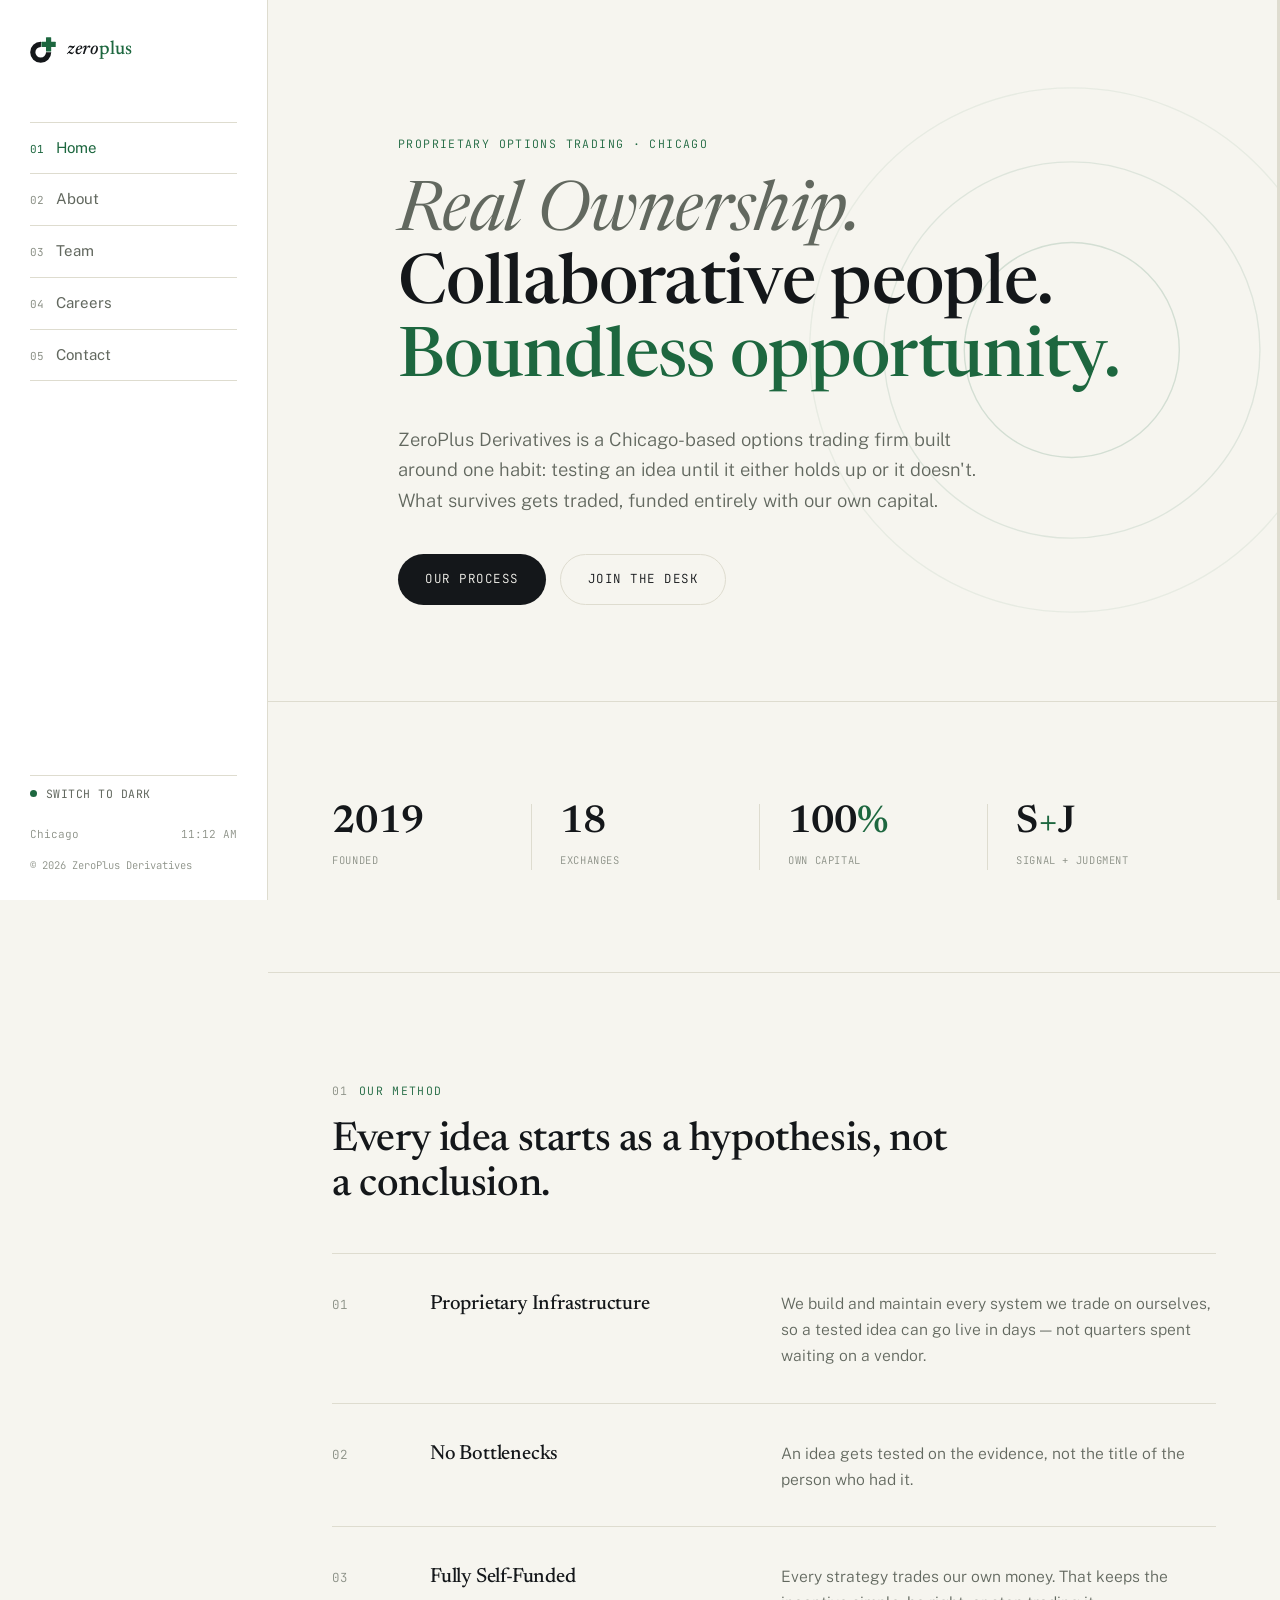
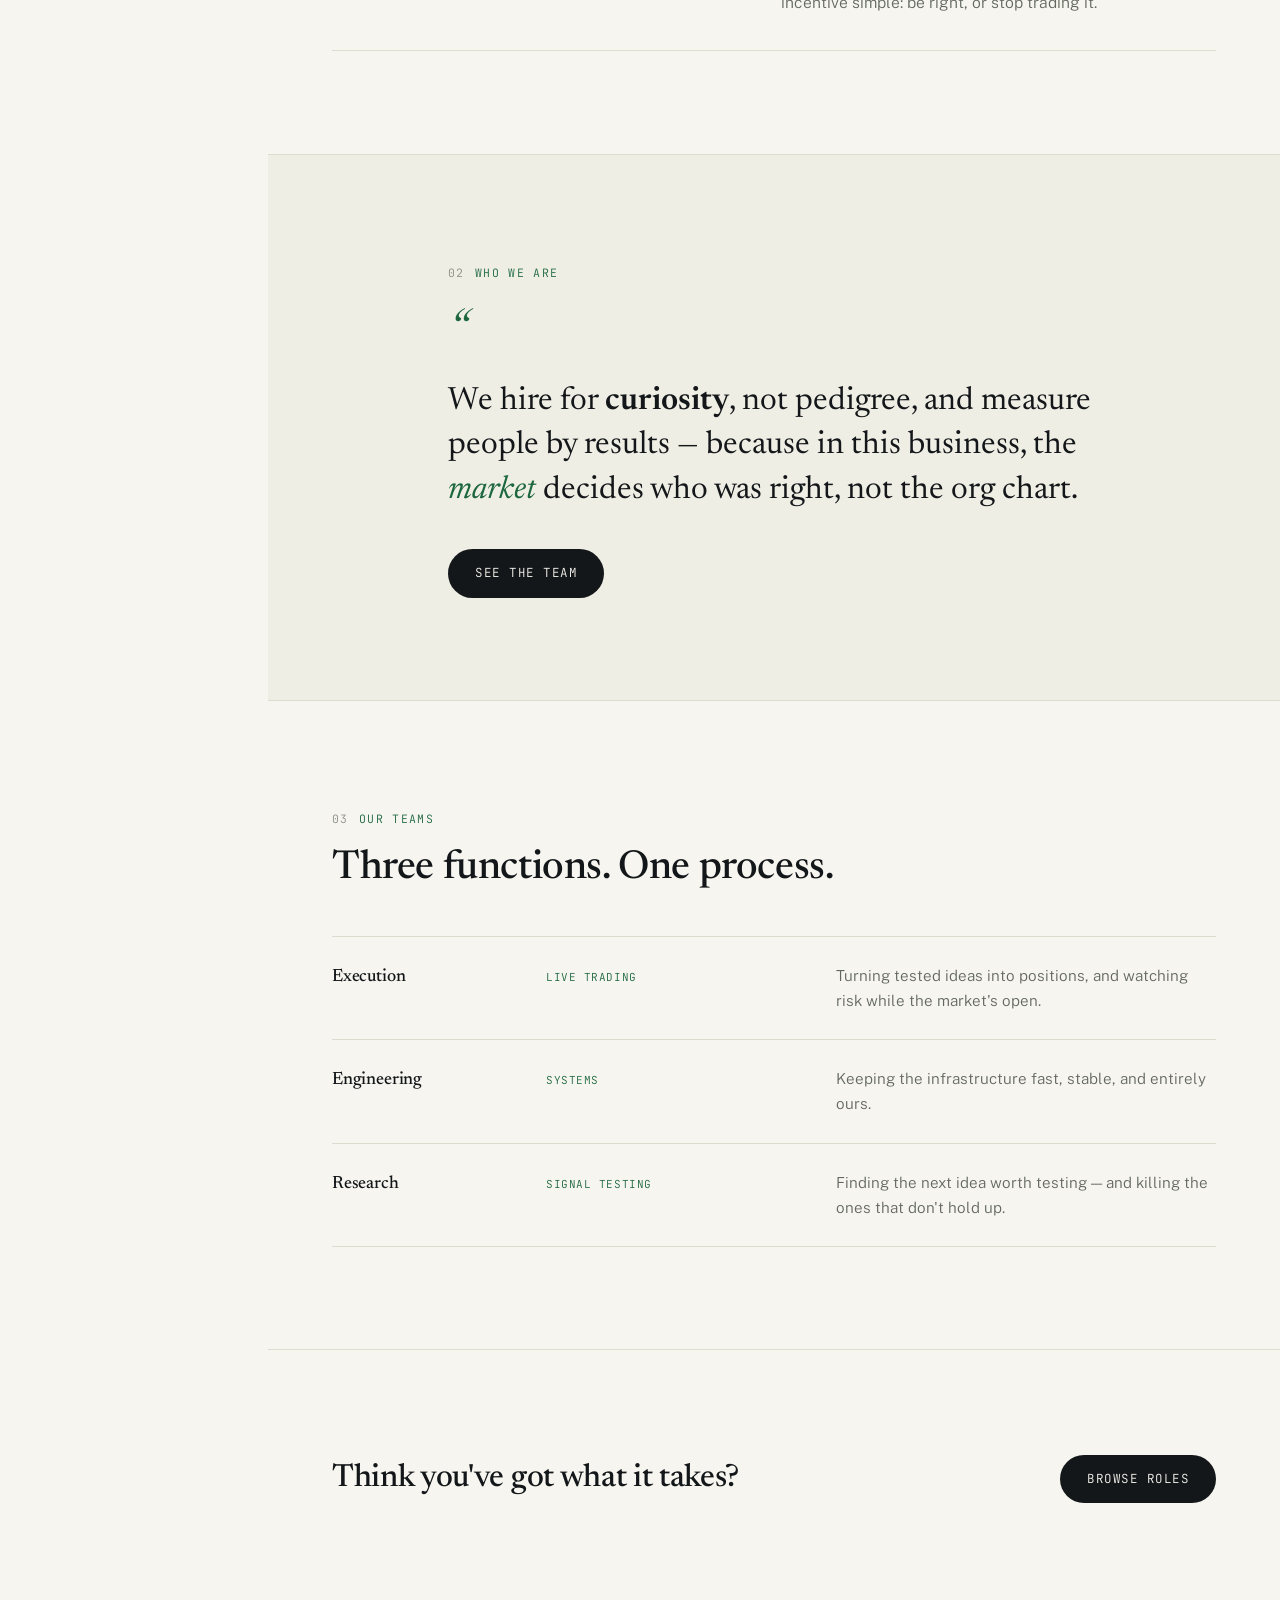
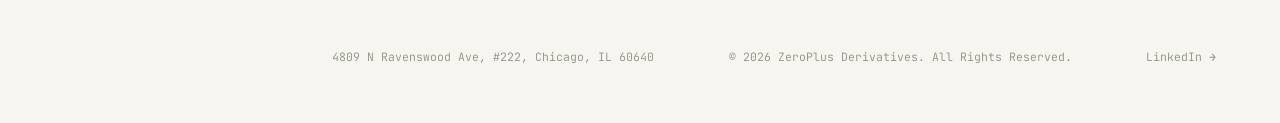
<file: index.html>
<!DOCTYPE html>
<html lang="en">
<head>
<meta charset="UTF-8">
<meta name="viewport" content="width=device-width, initial-scale=1.0">
<title>ZeroPlus Derivatives</title>
<meta name="description" content="ZeroPlus Derivatives is a Chicago-based options trading firm that tests every idea against the data before it trades a dollar of our own capital.">
<link rel="icon" href="assets/logo-mark.png">
<link rel="stylesheet" href="css/theme.css">
</head>
<body>

<div class="scroll-rail"><span></span></div>

<aside class="side-nav" aria-label="Primary">
  <a href="index.html" class="side-logo">
    <svg viewBox="0 0 100 100" xmlns="http://www.w3.org/2000/svg" aria-hidden="true">
      <circle cx="41.2" cy="58.5" r="30.5" fill="none" stroke-width="20" stroke-dasharray="143.73 47.91" style="stroke: var(--ink);"/>
      <g transform="translate(71.5 28.2)">
        <rect x="-10" y="-27.5" width="20" height="55" rx="2" style="fill: var(--accent);"/>
        <rect x="-27.5" y="-10" width="55" height="20" rx="2" style="fill: var(--accent);"/>
      </g>
    </svg>
    <span class="word">zero<span class="g">plus</span></span>
  </a>

  <button class="nav-toggle-mobile" aria-label="Toggle menu" aria-expanded="false">
    <svg width="16" height="12" viewBox="0 0 18 14" fill="none" xmlns="http://www.w3.org/2000/svg">
      <path d="M0 1H18M0 7H18M0 13H18" stroke="currentColor" stroke-width="1.5"/>
    </svg>
  </button>

  <ul class="side-list">
    <li><a href="index.html" class="is-active"><span class="idx">01</span> Home</a></li>
    <li><a href="about.html"><span class="idx">02</span> About</a></li>
    <li><a href="team.html"><span class="idx">03</span> Team</a></li>
    <li><a href="careers.html"><span class="idx">04</span> Careers</a></li>
    <li><a href="contact.html"><span class="idx">05</span> Contact</a></li>
  </ul>

  <div class="side-foot">
    <button class="theme-switch"><span class="dot"></span><span class="label">Switch to Dark</span></button>
    <div class="clock"><span>Chicago</span><span class="time">&mdash;:&mdash;</span></div>
    <div class="side-copy">&copy; 2026 ZeroPlus Derivatives</div>
  </div>
</aside>

<div class="main">
<main>

  <!-- HERO -->
  <section class="hero-block">
    <svg class="ripple-field" viewBox="0 0 400 400" aria-hidden="true">
      <circle class="r1" cx="200" cy="200" r="80"/>
      <circle class="r2" cx="200" cy="200" r="140"/>
      <circle class="r3" cx="200" cy="200" r="195"/>
    </svg>
    <div class="wrap">
      <span class="kicker">Proprietary Options Trading &middot; Chicago</span>
      <h1><em>Real Ownership.</em><br>Collaborative people.<br><span class="accent">Boundless opportunity.</span></h1>
      <p class="lede">ZeroPlus Derivatives is a Chicago-based options trading firm built around one habit: testing an idea until it either holds up or it doesn't. What survives gets traded, funded entirely with our own capital.</p>
      <div class="cta-row">
        <a href="about.html" class="btn btn-solid">Our process</a>
        <a href="careers.html" class="btn btn-line">Join the desk</a>
      </div>
    </div>
  </section>

  <!-- STATS -->
  <section class="block reveal">
    <div class="wrap-wide">
      <div class="stat-strip">
        <div class="stat"><div class="val">2019</div><div class="lbl">Founded</div></div>
        <div class="stat"><div class="val">18</div><div class="lbl">Exchanges</div></div>
        <div class="stat"><div class="val">100<span class="u">%</span></div><div class="lbl">Own Capital</div></div>
        <div class="stat"><div class="val">S<span class="u">+</span>J</div><div class="lbl">Signal + Judgment</div></div>
      </div>
    </div>
  </section>

  <!-- METHOD -->
  <section class="block reveal">
    <div class="wrap-wide">
      <div class="section-head">
        <span class="kicker"><span class="n">01</span> Our Method</span>
        <h2>Every idea starts as a hypothesis, not a conclusion.</h2>
      </div>
      <div class="index-list">
        <div class="index-row">
          <span class="idx">01</span>
          <h3>Proprietary Infrastructure</h3>
          <p>We build and maintain every system we trade on ourselves, so a tested idea can go live in days &mdash; not quarters spent waiting on a vendor.</p>
        </div>
        <div class="index-row">
          <span class="idx">02</span>
          <h3>No Bottlenecks</h3>
          <p>An idea gets tested on the evidence, not the title of the person who had it.</p>
        </div>
        <div class="index-row">
          <span class="idx">03</span>
          <h3>Fully Self-Funded</h3>
          <p>Every strategy trades our own money. That keeps the incentive simple: be right, or stop trading it.</p>
        </div>
      </div>
    </div>
  </section>

  <!-- STATEMENT -->
  <section class="block quote-block reveal">
    <div class="wrap">
      <span class="kicker"><span class="n">02</span> Who We Are</span>
      <span class="mark">&ldquo;</span>
      <blockquote>We hire for <strong>curiosity</strong>, not pedigree, and measure people by results &mdash; because in this business, the <span class="accent">market</span> decides who was right, not the org chart.</blockquote>
      <div class="cta-row">
        <a href="team.html" class="btn btn-solid">See the team</a>
      </div>
    </div>
  </section>

  <!-- TEAM PREVIEW -->
  <section class="block reveal">
    <div class="wrap-wide">
      <div class="section-head">
        <span class="kicker"><span class="n">03</span> Our Teams</span>
        <h2>Three functions. One process.</h2>
      </div>
      <div class="role-list">
        <div class="role-row">
          <h4>Execution</h4>
          <span class="tag">Live Trading</span>
          <p>Turning tested ideas into positions, and watching risk while the market's open.</p>
        </div>
        <div class="role-row">
          <h4>Engineering</h4>
          <span class="tag">Systems</span>
          <p>Keeping the infrastructure fast, stable, and entirely ours.</p>
        </div>
        <div class="role-row">
          <h4>Research</h4>
          <span class="tag">Signal Testing</span>
          <p>Finding the next idea worth testing &mdash; and killing the ones that don't hold up.</p>
        </div>
      </div>
    </div>
  </section>

  <!-- CTA -->
  <section class="block reveal">
    <div class="wrap-wide">
      <div class="cta-band">
        <h2>Think you've got what it takes?</h2>
        <a href="careers.html" class="btn btn-solid">Browse roles</a>
      </div>
    </div>
  </section>

  <footer class="site-foot">
    <div class="wrap-wide">
      <div class="row">
        <span>4809 N Ravenswood Ave, #222, Chicago, IL 60640</span>
        <span>&copy; 2026 ZeroPlus Derivatives. All Rights Reserved.</span>
        <a href="https://www.linkedin.com/company/zeroplus-derivatives-llc/" target="_blank" rel="noopener">LinkedIn &rarr;</a>
      </div>
    </div>
  </footer>

</main>
</div>

<script src="js/main.js"></script>
</body>
</html>
</file>
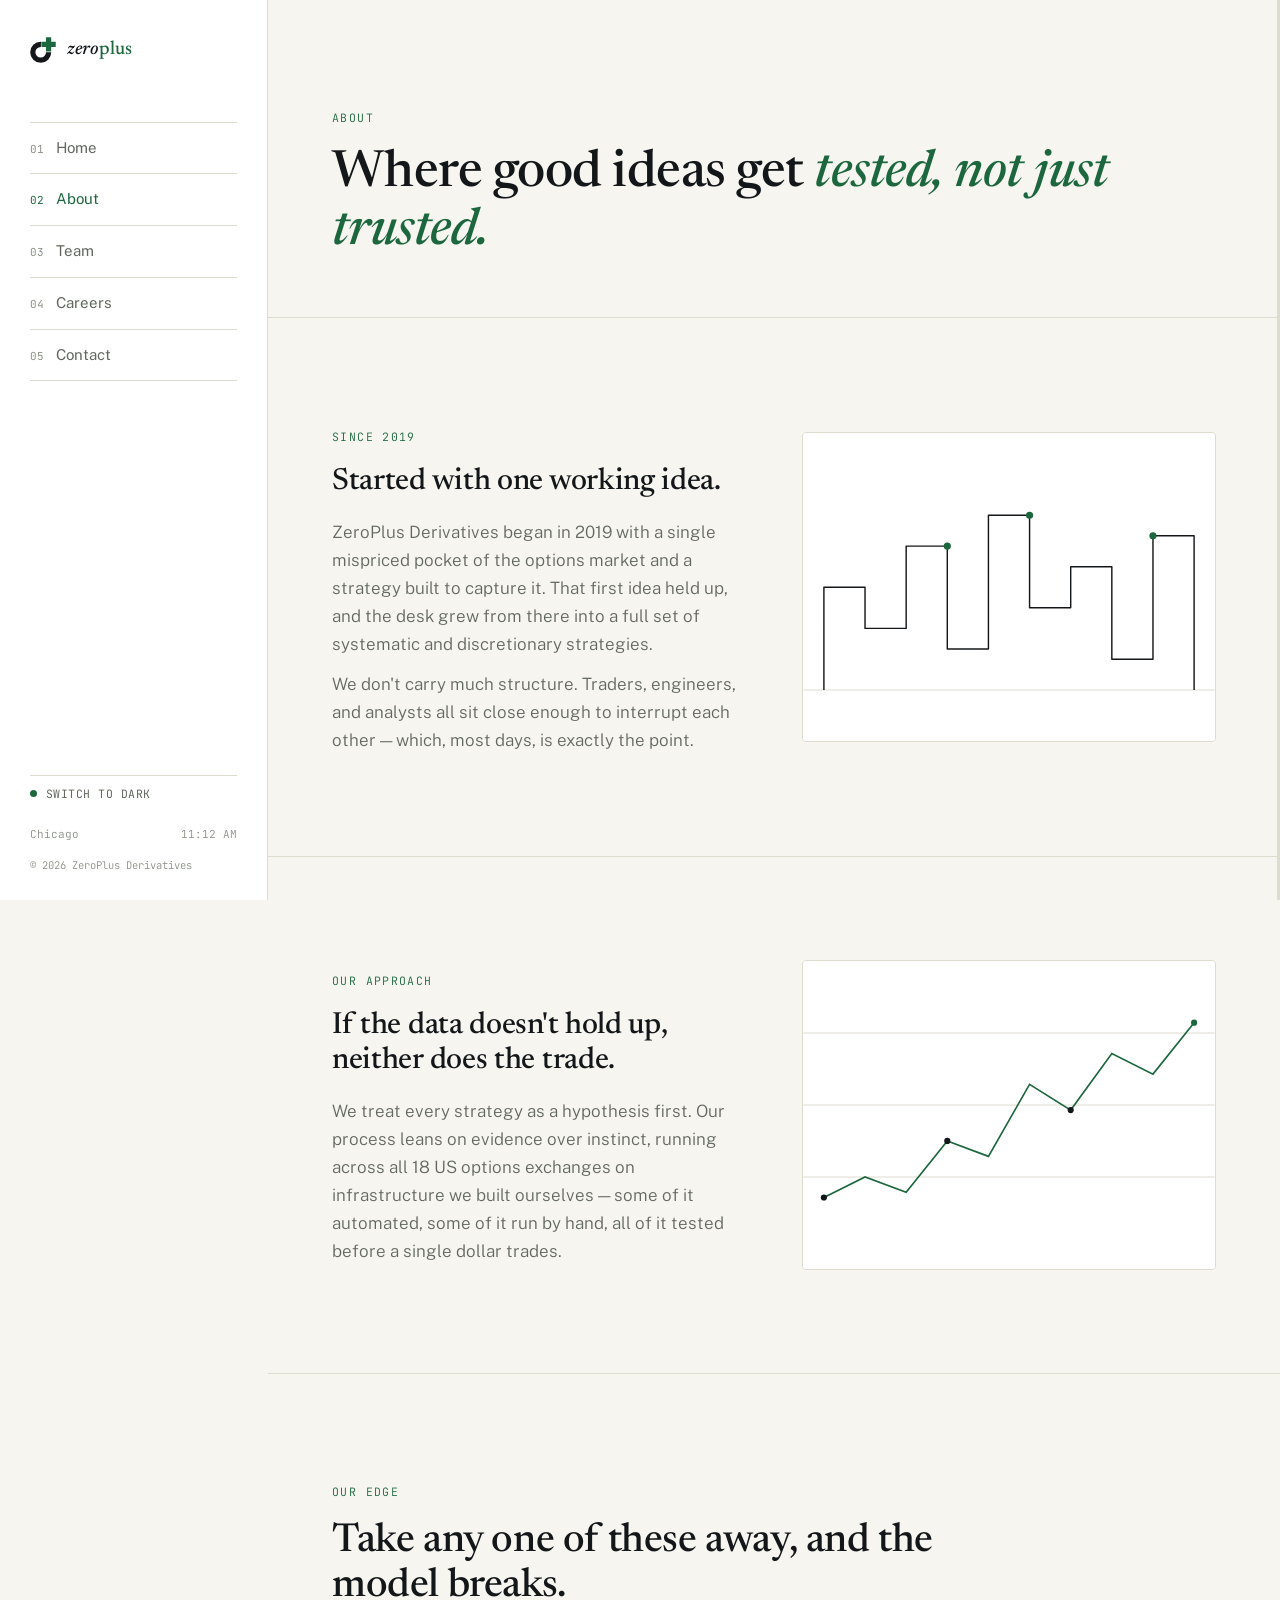
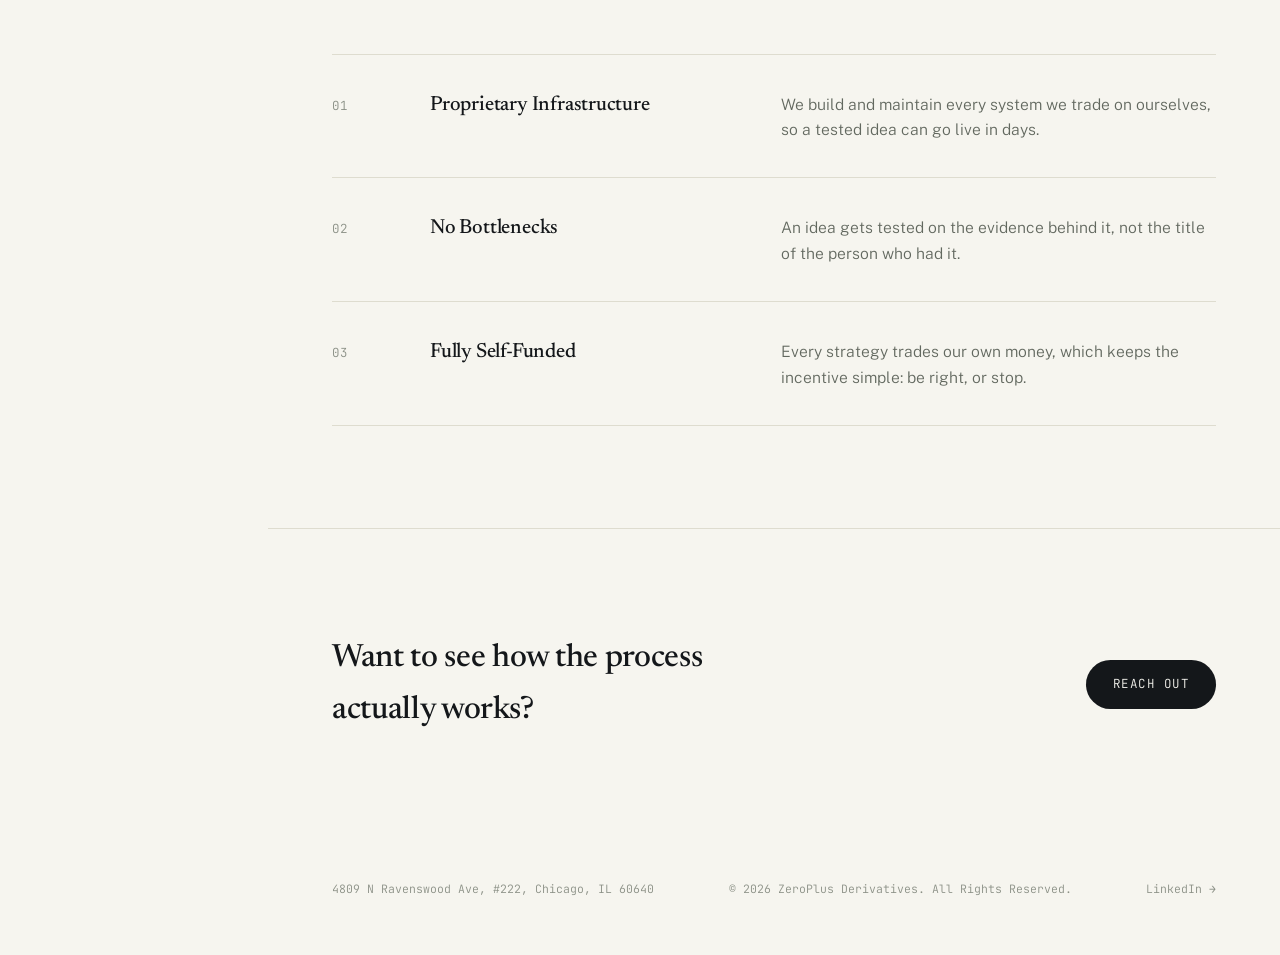
<file: about.html>
<!DOCTYPE html>
<html lang="en">
<head>
<meta charset="UTF-8">
<meta name="viewport" content="width=device-width, initial-scale=1.0">
<title>About &mdash; ZeroPlus Derivatives</title>
<meta name="description" content="ZeroPlus Derivatives has tested and traded options strategies across 18 US exchanges since 2019, on infrastructure we built and fund ourselves.">
<link rel="icon" href="assets/logo-mark.png">
<link rel="stylesheet" href="css/theme.css">
</head>
<body>

<div class="scroll-rail"><span></span></div>

<aside class="side-nav" aria-label="Primary">
  <a href="index.html" class="side-logo">
    <svg viewBox="0 0 100 100" xmlns="http://www.w3.org/2000/svg" aria-hidden="true">
      <circle cx="41.2" cy="58.5" r="30.5" fill="none" stroke-width="20" stroke-dasharray="143.73 47.91" style="stroke: var(--ink);"/>
      <g transform="translate(71.5 28.2)">
        <rect x="-10" y="-27.5" width="20" height="55" rx="2" style="fill: var(--accent);"/>
        <rect x="-27.5" y="-10" width="55" height="20" rx="2" style="fill: var(--accent);"/>
      </g>
    </svg>
    <span class="word">zero<span class="g">plus</span></span>
  </a>

  <button class="nav-toggle-mobile" aria-label="Toggle menu" aria-expanded="false">
    <svg width="16" height="12" viewBox="0 0 18 14" fill="none" xmlns="http://www.w3.org/2000/svg">
      <path d="M0 1H18M0 7H18M0 13H18" stroke="currentColor" stroke-width="1.5"/>
    </svg>
  </button>

  <ul class="side-list">
    <li><a href="index.html"><span class="idx">01</span> Home</a></li>
    <li><a href="about.html" class="is-active"><span class="idx">02</span> About</a></li>
    <li><a href="team.html"><span class="idx">03</span> Team</a></li>
    <li><a href="careers.html"><span class="idx">04</span> Careers</a></li>
    <li><a href="contact.html"><span class="idx">05</span> Contact</a></li>
  </ul>

  <div class="side-foot">
    <button class="theme-switch"><span class="dot"></span><span class="label">Switch to Dark</span></button>
    <div class="clock"><span>Chicago</span><span class="time">&mdash;:&mdash;</span></div>
    <div class="side-copy">&copy; 2026 ZeroPlus Derivatives</div>
  </div>
</aside>

<div class="main">
<main>

  <!-- PAGE INTRO -->
  <section class="block" style="padding-bottom: clamp(40px, 5vw, 56px);">
    <div class="wrap-wide">
      <span class="kicker">About</span>
      <h1 style="margin-top:16px; font-size: clamp(2rem, 4.2vw, 3.2rem); font-weight:500; line-height:1.12;">Where good ideas get <em style="font-style:italic; color: var(--accent);">tested, not just trusted.</em></h1>
    </div>
  </section>

  <!-- SINCE 2019 -->
  <section class="block reveal">
    <div class="wrap-wide">
      <div class="split">
        <div class="split-text">
          <span class="kicker">Since 2019</span>
          <h3 style="margin-top:16px;">Started with one working idea.</h3>
          <p>ZeroPlus Derivatives began in 2019 with a single mispriced pocket of the options market and a strategy built to capture it. That first idea held up, and the desk grew from there into a full set of systematic and discretionary strategies.</p>
          <p>We don't carry much structure. Traders, engineers, and analysts all sit close enough to interrupt each other &mdash; which, most days, is exactly the point.</p>
        </div>
        <div class="art-panel">
          <svg viewBox="0 0 400 300" aria-hidden="true">
            <rect width="400" height="300" style="fill: var(--surface);"/>
            <g style="stroke: var(--line);" stroke-width="1">
              <line x1="0" y1="250" x2="400" y2="250"/>
            </g>
            <polyline points="20,250 20,150 60,150 60,190 100,190 100,110 140,110 140,210 180,210 180,80 220,80 220,170 260,170 260,130 300,130 300,220 340,220 340,100 380,100 380,250"
              fill="none" style="stroke: var(--ink);" stroke-width="1.4" stroke-linejoin="round"/>
            <circle cx="140" cy="110" r="3.5" style="fill: var(--accent);"/>
            <circle cx="220" cy="80" r="3.5" style="fill: var(--accent);"/>
            <circle cx="340" cy="100" r="3.5" style="fill: var(--accent);"/>
          </svg>
        </div>
      </div>
    </div>
  </section>

  <!-- OUR APPROACH -->
  <section class="block reveal">
    <div class="wrap-wide">
      <div class="split reverse">
        <div class="art-panel">
          <svg viewBox="0 0 400 300" aria-hidden="true">
            <rect width="400" height="300" style="fill: var(--surface);"/>
            <g style="stroke: var(--line);" stroke-width="1">
              <line x1="0" y1="70" x2="400" y2="70"/>
              <line x1="0" y1="140" x2="400" y2="140"/>
              <line x1="0" y1="210" x2="400" y2="210"/>
            </g>
            <polyline points="20,230 60,210 100,225 140,175 180,190 220,120 260,145 300,90 340,110 380,60"
              fill="none" style="stroke: var(--accent);" stroke-width="1.6"/>
            <circle cx="20" cy="230" r="3" style="fill: var(--ink);"/>
            <circle cx="140" cy="175" r="3" style="fill: var(--ink);"/>
            <circle cx="260" cy="145" r="3" style="fill: var(--ink);"/>
            <circle cx="380" cy="60" r="3" style="fill: var(--accent);"/>
          </svg>
        </div>
        <div class="split-text">
          <span class="kicker">Our Approach</span>
          <h3 style="margin-top:16px;">If the data doesn't hold up, neither does the trade.</h3>
          <p>We treat every strategy as a hypothesis first. Our process leans on evidence over instinct, running across all 18 US options exchanges on infrastructure we built ourselves &mdash; some of it automated, some of it run by hand, all of it tested before a single dollar trades.</p>
        </div>
      </div>
    </div>
  </section>

  <!-- OUR EDGE -->
  <section class="block reveal">
    <div class="wrap-wide">
      <div class="section-head">
        <span class="kicker">Our Edge</span>
        <h2>Take any one of these away, and the model breaks.</h2>
      </div>
      <div class="index-list">
        <div class="index-row">
          <span class="idx">01</span>
          <h3>Proprietary Infrastructure</h3>
          <p>We build and maintain every system we trade on ourselves, so a tested idea can go live in days.</p>
        </div>
        <div class="index-row">
          <span class="idx">02</span>
          <h3>No Bottlenecks</h3>
          <p>An idea gets tested on the evidence behind it, not the title of the person who had it.</p>
        </div>
        <div class="index-row">
          <span class="idx">03</span>
          <h3>Fully Self-Funded</h3>
          <p>Every strategy trades our own money, which keeps the incentive simple: be right, or stop.</p>
        </div>
      </div>
    </div>
  </section>

  <!-- CTA -->
  <section class="block reveal">
    <div class="wrap-wide">
      <div class="cta-band">
        <h2>Want to see how the process actually works?</h2>
        <a href="contact.html" class="btn btn-solid">Reach out</a>
      </div>
    </div>
  </section>

  <footer class="site-foot">
    <div class="wrap-wide">
      <div class="row">
        <span>4809 N Ravenswood Ave, #222, Chicago, IL 60640</span>
        <span>&copy; 2026 ZeroPlus Derivatives. All Rights Reserved.</span>
        <a href="https://www.linkedin.com/company/zeroplus-derivatives-llc/" target="_blank" rel="noopener">LinkedIn &rarr;</a>
      </div>
    </div>
  </footer>

</main>
</div>

<script src="js/main.js"></script>
</body>
</html>
</file>
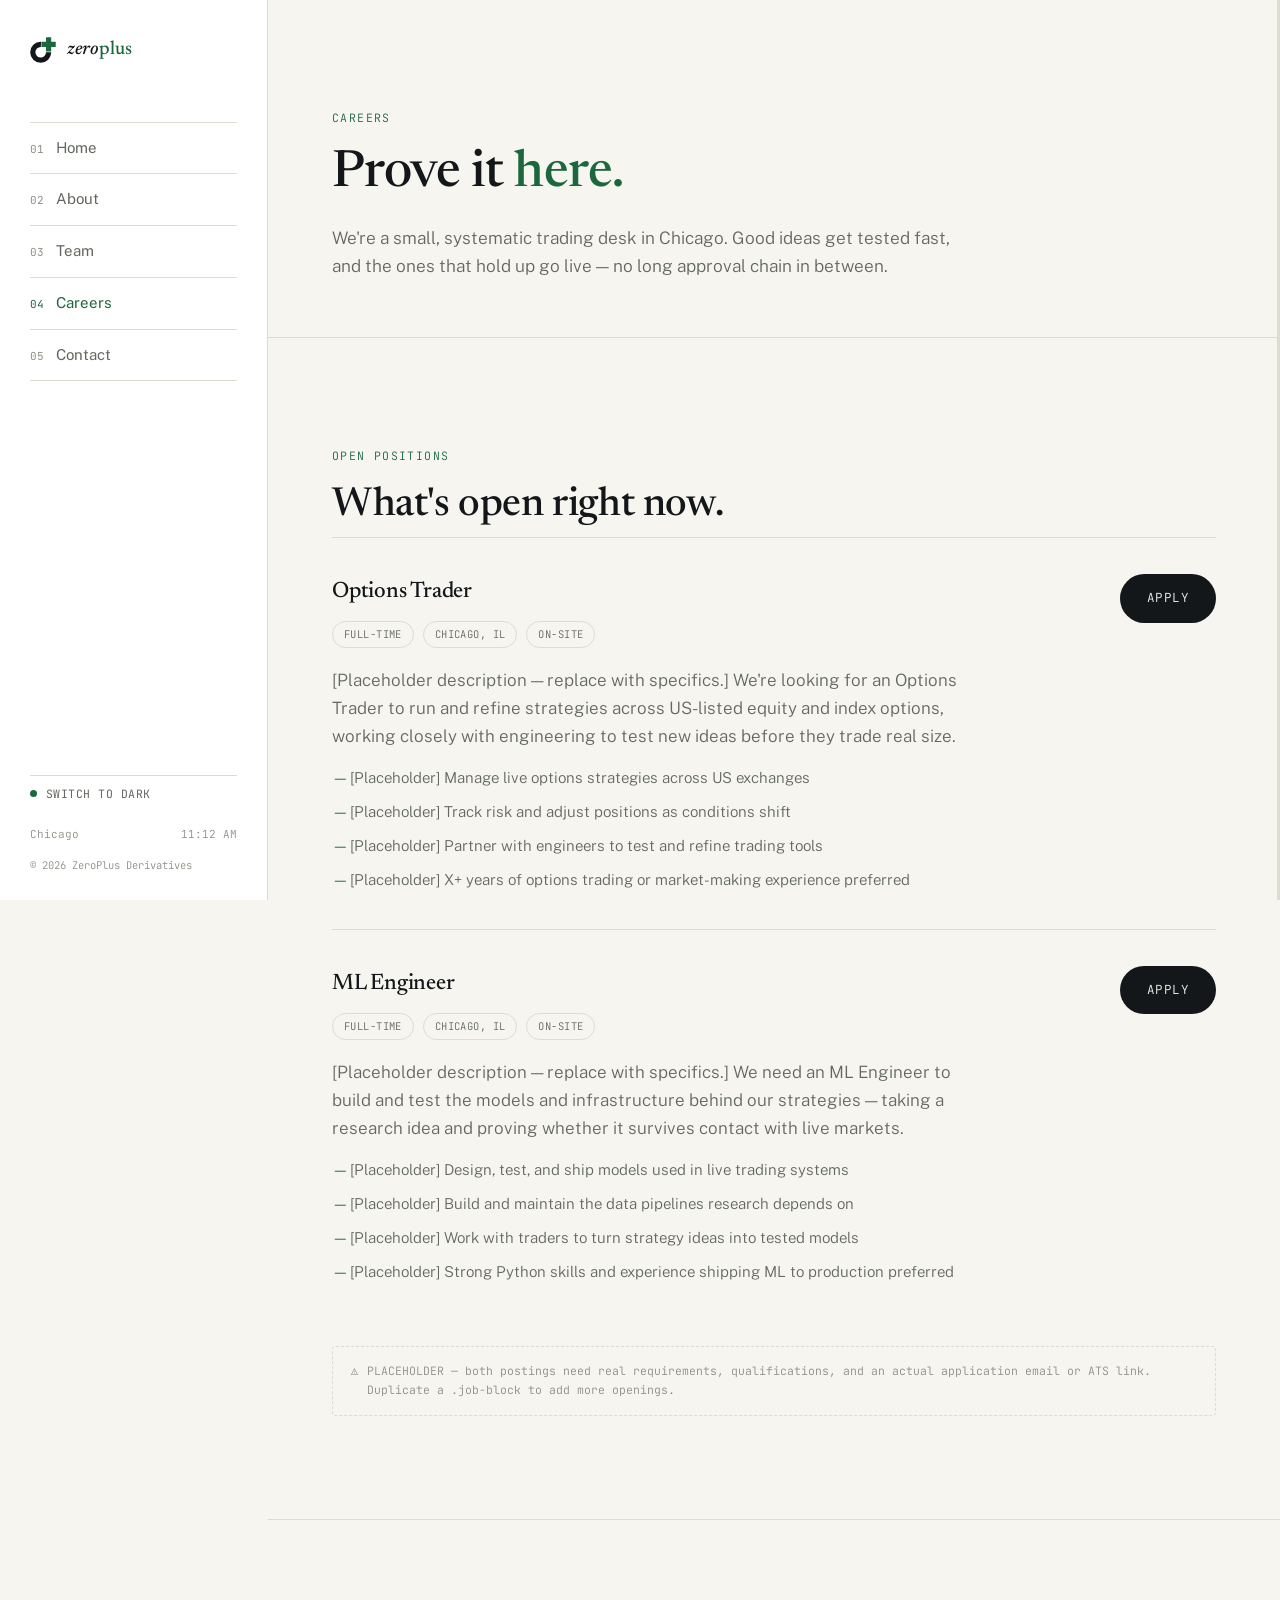
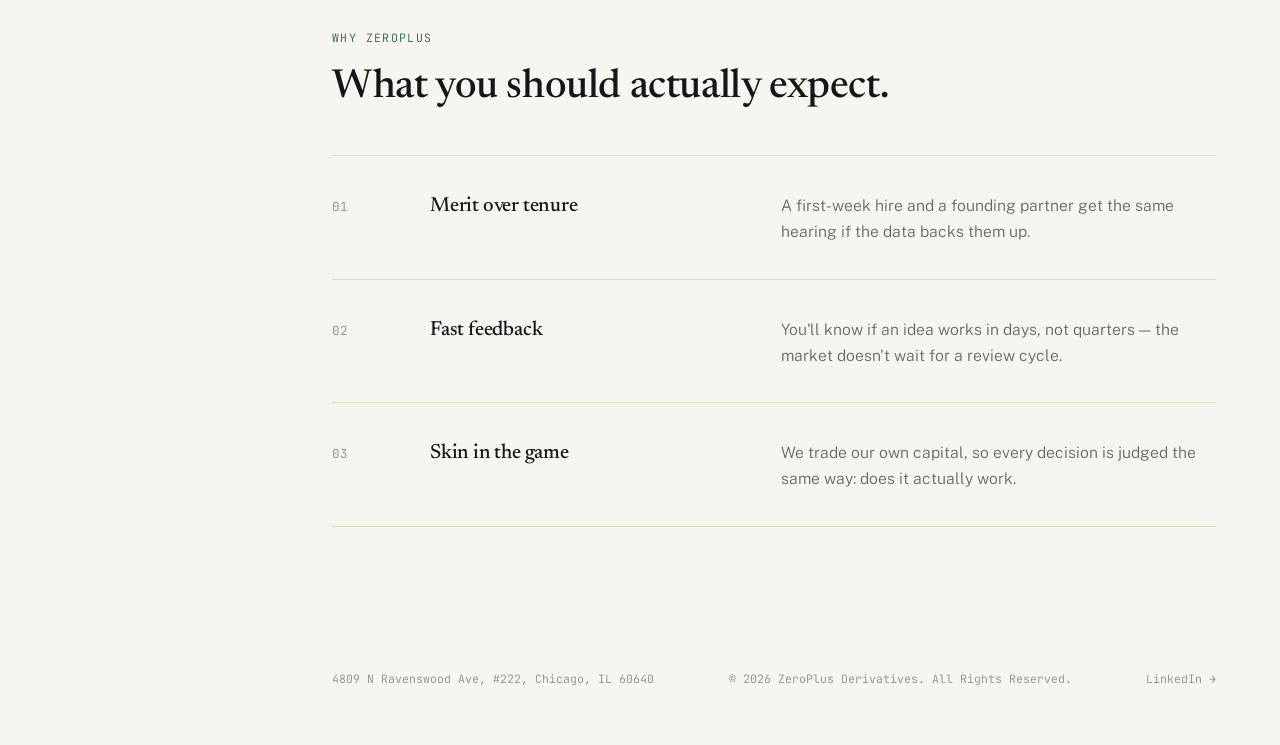
<file: careers.html>
<!DOCTYPE html>
<html lang="en">
<head>
<meta charset="UTF-8">
<meta name="viewport" content="width=device-width, initial-scale=1.0">
<title>Careers &mdash; ZeroPlus Derivatives</title>
<meta name="description" content="ZeroPlus Derivatives is hiring a trader and an engineer in Chicago &mdash; a small desk where tested ideas go live fast, not slow.">
<link rel="icon" href="assets/logo-mark.png">
<link rel="stylesheet" href="css/theme.css">
</head>
<body>

<div class="scroll-rail"><span></span></div>

<aside class="side-nav" aria-label="Primary">
  <a href="index.html" class="side-logo">
    <svg viewBox="0 0 100 100" xmlns="http://www.w3.org/2000/svg" aria-hidden="true">
      <circle cx="41.2" cy="58.5" r="30.5" fill="none" stroke-width="20" stroke-dasharray="143.73 47.91" style="stroke: var(--ink);"/>
      <g transform="translate(71.5 28.2)">
        <rect x="-10" y="-27.5" width="20" height="55" rx="2" style="fill: var(--accent);"/>
        <rect x="-27.5" y="-10" width="55" height="20" rx="2" style="fill: var(--accent);"/>
      </g>
    </svg>
    <span class="word">zero<span class="g">plus</span></span>
  </a>

  <button class="nav-toggle-mobile" aria-label="Toggle menu" aria-expanded="false">
    <svg width="16" height="12" viewBox="0 0 18 14" fill="none" xmlns="http://www.w3.org/2000/svg">
      <path d="M0 1H18M0 7H18M0 13H18" stroke="currentColor" stroke-width="1.5"/>
    </svg>
  </button>

  <ul class="side-list">
    <li><a href="index.html"><span class="idx">01</span> Home</a></li>
    <li><a href="about.html"><span class="idx">02</span> About</a></li>
    <li><a href="team.html"><span class="idx">03</span> Team</a></li>
    <li><a href="careers.html" class="is-active"><span class="idx">04</span> Careers</a></li>
    <li><a href="contact.html"><span class="idx">05</span> Contact</a></li>
  </ul>

  <div class="side-foot">
    <button class="theme-switch"><span class="dot"></span><span class="label">Switch to Dark</span></button>
    <div class="clock"><span>Chicago</span><span class="time">&mdash;:&mdash;</span></div>
    <div class="side-copy">&copy; 2026 ZeroPlus Derivatives</div>
  </div>
</aside>

<div class="main">
<main>

  <!-- PAGE INTRO -->
  <section class="block" style="padding-bottom: clamp(40px, 5vw, 56px);">
    <div class="wrap-wide">
      <span class="kicker">Careers</span>
      <h1 style="margin-top:16px; font-size: clamp(2rem, 4.2vw, 3.2rem); font-weight:500; line-height:1.12;">Prove it <span style="color: var(--accent);">here.</span></h1>
      <p style="margin-top:20px; color: var(--muted); font-size:1.08rem; max-width:62ch;">We're a small, systematic trading desk in Chicago. Good ideas get tested fast, and the ones that hold up go live &mdash; no long approval chain in between.</p>
    </div>
  </section>

  <!-- OPEN ROLES -->
  <section class="block reveal">
    <div class="wrap-wide">
      <div class="section-head" style="margin-bottom:8px;">
        <span class="kicker">Open Positions</span>
        <h2>What's open right now.</h2>
      </div>

      <div class="job-block">
        <div class="job-top">
          <div>
            <h3>Options Trader</h3>
            <div class="job-tags"><span>Full-Time</span><span>Chicago, IL</span><span>On-Site</span></div>
          </div>
          <a href="mailto:careers@zeroplusderivatives.com?subject=Options%20Trader%20Application" class="btn btn-solid">Apply</a>
        </div>
        <p class="job-desc">[Placeholder description &mdash; replace with specifics.] We're looking for an Options Trader to run and refine strategies across US-listed equity and index options, working closely with engineering to test new ideas before they trade real size.</p>
        <ul>
          <li>[Placeholder] Manage live options strategies across US exchanges</li>
          <li>[Placeholder] Track risk and adjust positions as conditions shift</li>
          <li>[Placeholder] Partner with engineers to test and refine trading tools</li>
          <li>[Placeholder] X+ years of options trading or market-making experience preferred</li>
        </ul>
      </div>

      <div class="job-block">
        <div class="job-top">
          <div>
            <h3>ML Engineer</h3>
            <div class="job-tags"><span>Full-Time</span><span>Chicago, IL</span><span>On-Site</span></div>
          </div>
          <a href="mailto:careers@zeroplusderivatives.com?subject=ML%20Engineer%20Application" class="btn btn-solid">Apply</a>
        </div>
        <p class="job-desc">[Placeholder description &mdash; replace with specifics.] We need an ML Engineer to build and test the models and infrastructure behind our strategies &mdash; taking a research idea and proving whether it survives contact with live markets.</p>
        <ul>
          <li>[Placeholder] Design, test, and ship models used in live trading systems</li>
          <li>[Placeholder] Build and maintain the data pipelines research depends on</li>
          <li>[Placeholder] Work with traders to turn strategy ideas into tested models</li>
          <li>[Placeholder] Strong Python skills and experience shipping ML to production preferred</li>
        </ul>
      </div>

      <div class="note">
        <span>&#9888;</span>
        <span>PLACEHOLDER &mdash; both postings need real requirements, qualifications, and an actual application email or ATS link. Duplicate a .job-block to add more openings.</span>
      </div>
    </div>
  </section>

  <!-- WHY ZEROPLUS -->
  <section class="block reveal">
    <div class="wrap-wide">
      <div class="section-head">
        <span class="kicker">Why ZeroPlus</span>
        <h2>What you should actually expect.</h2>
      </div>
      <div class="index-list">
        <div class="index-row">
          <span class="idx">01</span>
          <h3>Merit over tenure</h3>
          <p>A first-week hire and a founding partner get the same hearing if the data backs them up.</p>
        </div>
        <div class="index-row">
          <span class="idx">02</span>
          <h3>Fast feedback</h3>
          <p>You'll know if an idea works in days, not quarters &mdash; the market doesn't wait for a review cycle.</p>
        </div>
        <div class="index-row">
          <span class="idx">03</span>
          <h3>Skin in the game</h3>
          <p>We trade our own capital, so every decision is judged the same way: does it actually work.</p>
        </div>
      </div>
    </div>
  </section>

  <footer class="site-foot">
    <div class="wrap-wide">
      <div class="row">
        <span>4809 N Ravenswood Ave, #222, Chicago, IL 60640</span>
        <span>&copy; 2026 ZeroPlus Derivatives. All Rights Reserved.</span>
        <a href="https://www.linkedin.com/company/zeroplus-derivatives-llc/" target="_blank" rel="noopener">LinkedIn &rarr;</a>
      </div>
    </div>
  </footer>

</main>
</div>

<script src="js/main.js"></script>
</body>
</html>
</file>
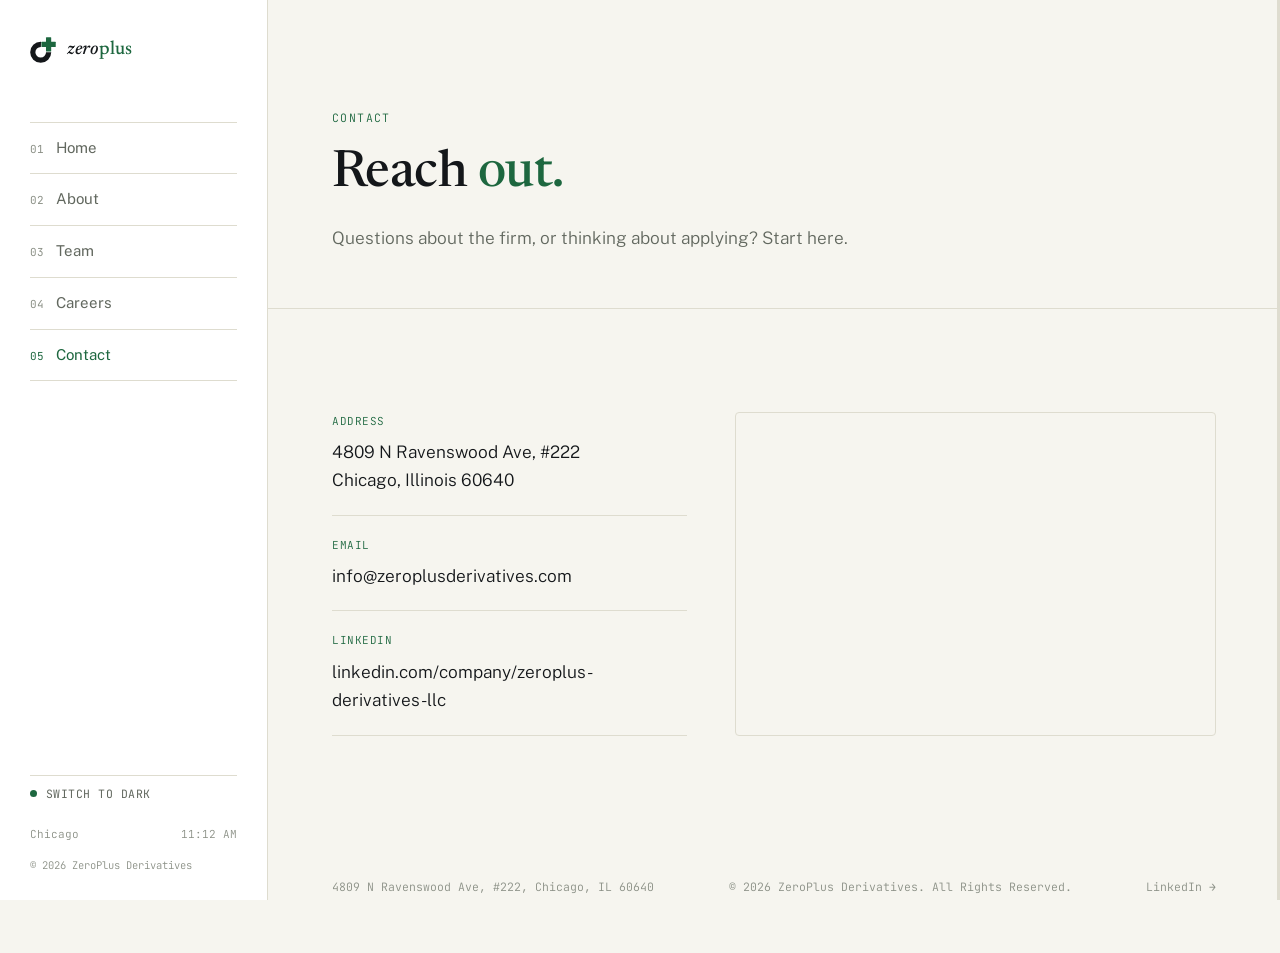
<file: contact.html>
<!DOCTYPE html>
<html lang="en">
<head>
<meta charset="UTF-8">
<meta name="viewport" content="width=device-width, initial-scale=1.0">
<title>Contact &mdash; ZeroPlus Derivatives</title>
<meta name="description" content="Reach ZeroPlus Derivatives in Chicago, Illinois &mdash; questions about the firm, or thinking about applying.">
<link rel="icon" href="assets/logo-mark.png">
<link rel="stylesheet" href="css/theme.css">
</head>
<body>

<div class="scroll-rail"><span></span></div>

<aside class="side-nav" aria-label="Primary">
  <a href="index.html" class="side-logo">
    <svg viewBox="0 0 100 100" xmlns="http://www.w3.org/2000/svg" aria-hidden="true">
      <circle cx="41.2" cy="58.5" r="30.5" fill="none" stroke-width="20" stroke-dasharray="143.73 47.91" style="stroke: var(--ink);"/>
      <g transform="translate(71.5 28.2)">
        <rect x="-10" y="-27.5" width="20" height="55" rx="2" style="fill: var(--accent);"/>
        <rect x="-27.5" y="-10" width="55" height="20" rx="2" style="fill: var(--accent);"/>
      </g>
    </svg>
    <span class="word">zero<span class="g">plus</span></span>
  </a>

  <button class="nav-toggle-mobile" aria-label="Toggle menu" aria-expanded="false">
    <svg width="16" height="12" viewBox="0 0 18 14" fill="none" xmlns="http://www.w3.org/2000/svg">
      <path d="M0 1H18M0 7H18M0 13H18" stroke="currentColor" stroke-width="1.5"/>
    </svg>
  </button>

  <ul class="side-list">
    <li><a href="index.html"><span class="idx">01</span> Home</a></li>
    <li><a href="about.html"><span class="idx">02</span> About</a></li>
    <li><a href="team.html"><span class="idx">03</span> Team</a></li>
    <li><a href="careers.html"><span class="idx">04</span> Careers</a></li>
    <li><a href="contact.html" class="is-active"><span class="idx">05</span> Contact</a></li>
  </ul>

  <div class="side-foot">
    <button class="theme-switch"><span class="dot"></span><span class="label">Switch to Dark</span></button>
    <div class="clock"><span>Chicago</span><span class="time">&mdash;:&mdash;</span></div>
    <div class="side-copy">&copy; 2026 ZeroPlus Derivatives</div>
  </div>
</aside>

<div class="main">
<main>

  <!-- PAGE INTRO -->
  <section class="block" style="padding-bottom: clamp(40px, 5vw, 56px);">
    <div class="wrap-wide">
      <span class="kicker">Contact</span>
      <h1 style="margin-top:16px; font-size: clamp(2rem, 4.2vw, 3.2rem); font-weight:500; line-height:1.12;">Reach <span style="color: var(--accent);">out.</span></h1>
      <p style="margin-top:20px; color: var(--muted); font-size:1.08rem; max-width:56ch;">Questions about the firm, or thinking about applying? Start here.</p>
    </div>
  </section>

  <section class="block reveal">
    <div class="wrap-wide">
      <div class="contact-cols">
        <div>
          <div class="contact-detail">
            <div class="lbl">Address</div>
            <div class="v">4809 N Ravenswood Ave, #222<br>Chicago, Illinois 60640</div>
          </div>
          <div class="contact-detail">
            <div class="lbl">Email</div>
            <a href="mailto:info@zeroplusderivatives.com" class="v" style="display:block;">info@zeroplusderivatives.com</a>
          </div>
          <div class="contact-detail">
            <div class="lbl">LinkedIn</div>
            <a href="https://www.linkedin.com/company/zeroplus-derivatives-llc/" target="_blank" rel="noopener" class="v" style="display:block;">linkedin.com/company/zeroplus-derivatives-llc</a>
          </div>
        </div>
        <div class="map-box">
          <iframe
            title="ZeroPlus Derivatives office location"
            src="https://www.openstreetmap.org/export/embed.html?bbox=-87.6737%2C41.9666%2C-87.6637%2C41.9726&layer=mapnik&marker=41.9696%2C-87.6687"
            loading="lazy">
          </iframe>
        </div>
      </div>
    </div>
  </section>

  <footer class="site-foot">
    <div class="wrap-wide">
      <div class="row">
        <span>4809 N Ravenswood Ave, #222, Chicago, IL 60640</span>
        <span>&copy; 2026 ZeroPlus Derivatives. All Rights Reserved.</span>
        <a href="https://www.linkedin.com/company/zeroplus-derivatives-llc/" target="_blank" rel="noopener">LinkedIn &rarr;</a>
      </div>
    </div>
  </footer>

</main>
</div>

<script src="js/main.js"></script>
</body>
</html>
</file>
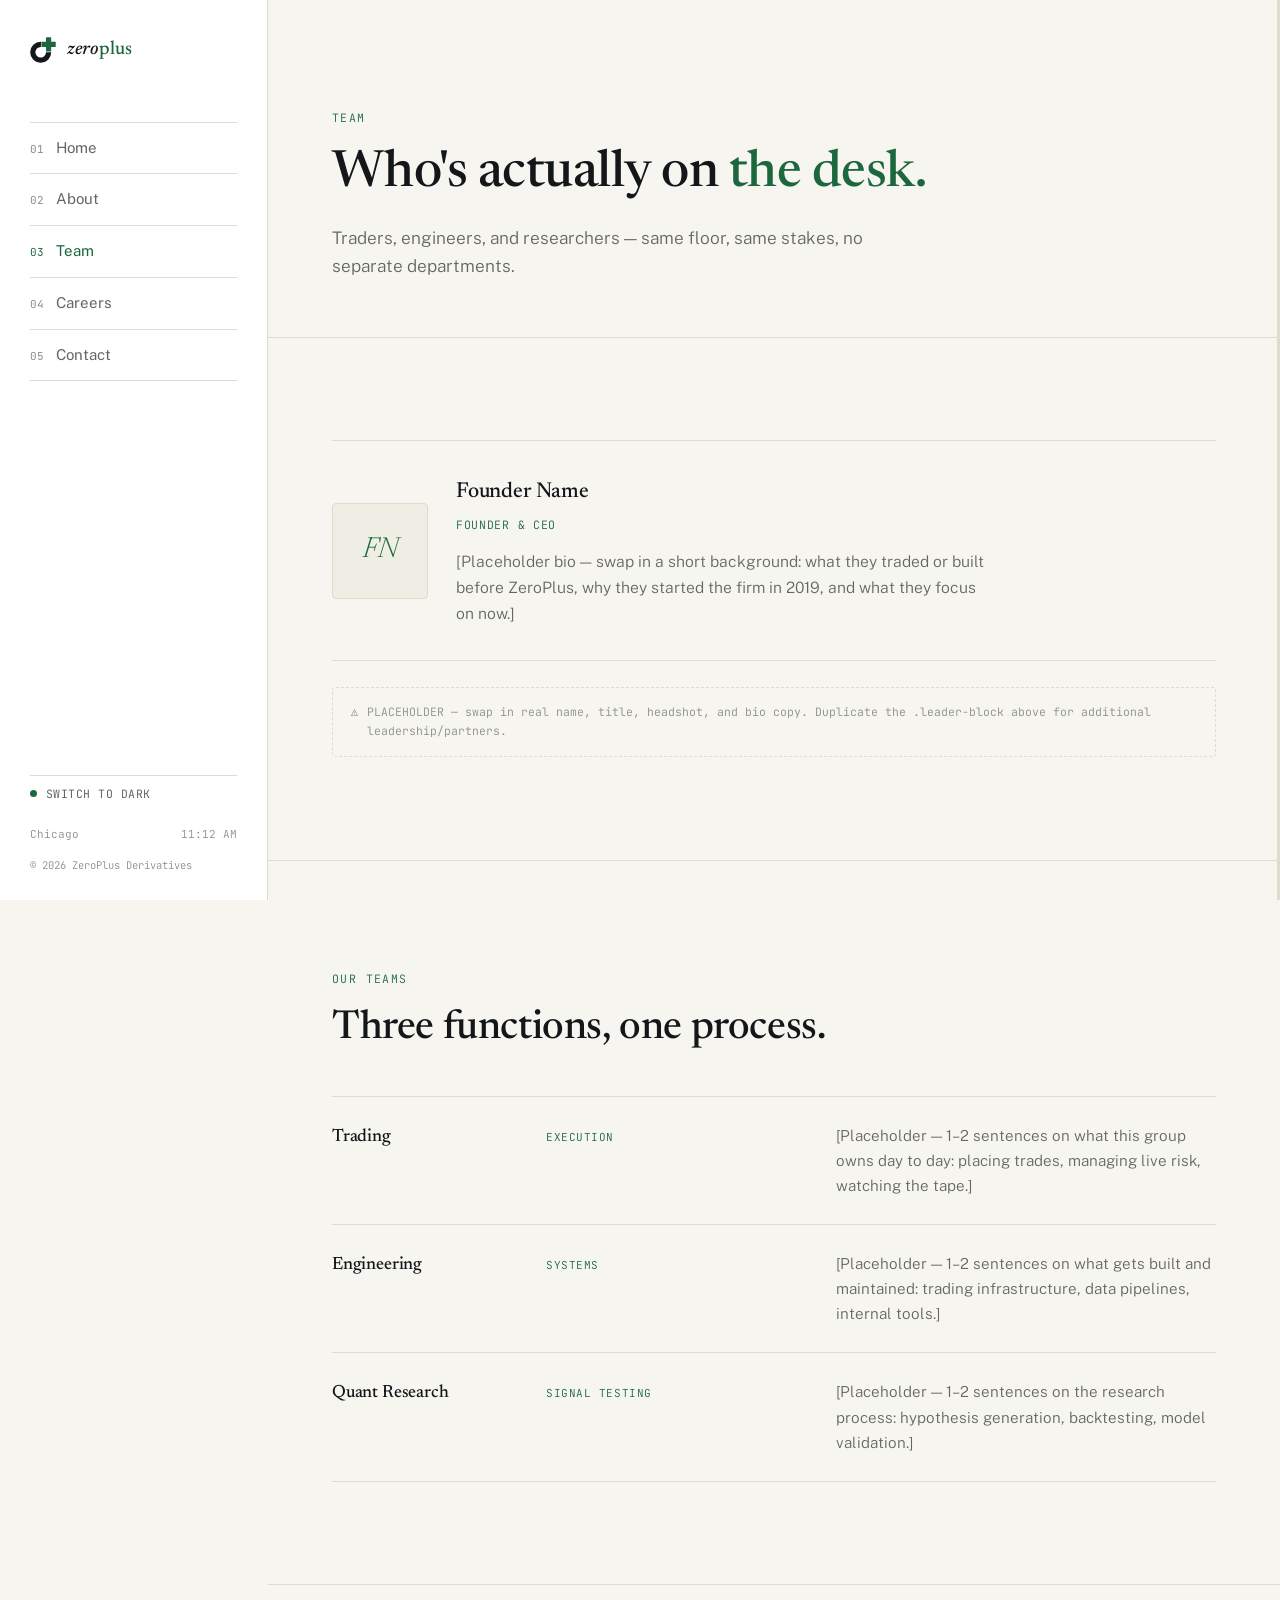
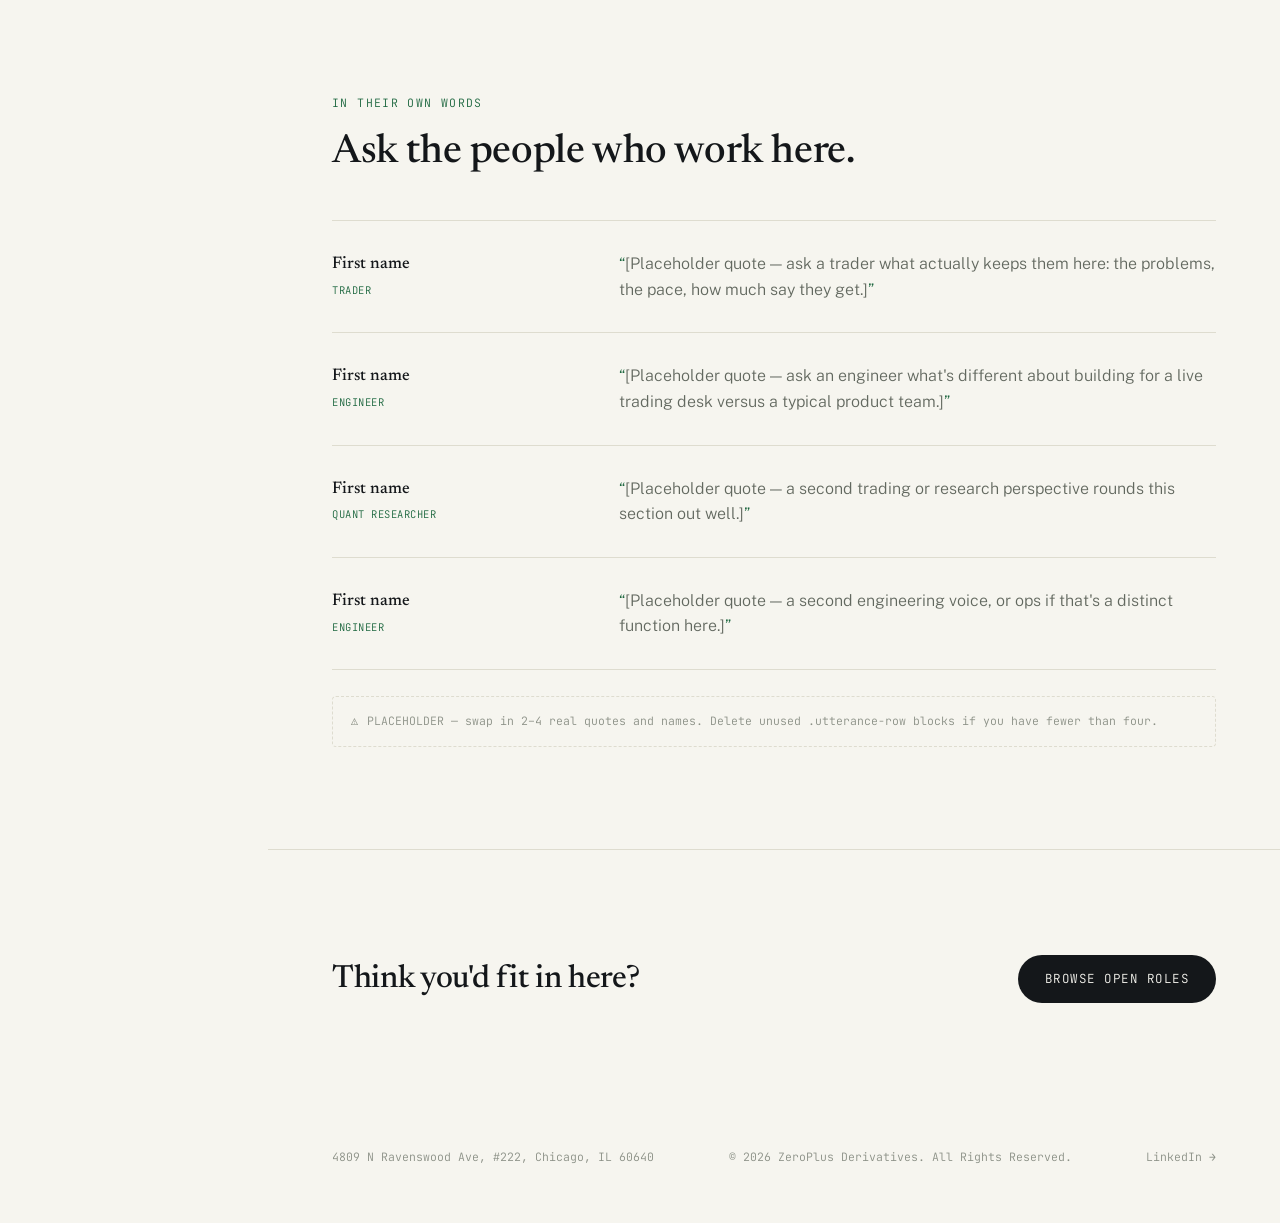
<file: team.html>
<!DOCTYPE html>
<html lang="en">
<head>
<meta charset="UTF-8">
<meta name="viewport" content="width=device-width, initial-scale=1.0">
<title>Team &mdash; ZeroPlus Derivatives</title>
<meta name="description" content="The traders, engineers, and researchers who test, build, and trade every strategy at ZeroPlus Derivatives.">
<link rel="icon" href="assets/logo-mark.png">
<link rel="stylesheet" href="css/theme.css">
</head>
<body>

<div class="scroll-rail"><span></span></div>

<aside class="side-nav" aria-label="Primary">
  <a href="index.html" class="side-logo">
    <svg viewBox="0 0 100 100" xmlns="http://www.w3.org/2000/svg" aria-hidden="true">
      <circle cx="41.2" cy="58.5" r="30.5" fill="none" stroke-width="20" stroke-dasharray="143.73 47.91" style="stroke: var(--ink);"/>
      <g transform="translate(71.5 28.2)">
        <rect x="-10" y="-27.5" width="20" height="55" rx="2" style="fill: var(--accent);"/>
        <rect x="-27.5" y="-10" width="55" height="20" rx="2" style="fill: var(--accent);"/>
      </g>
    </svg>
    <span class="word">zero<span class="g">plus</span></span>
  </a>

  <button class="nav-toggle-mobile" aria-label="Toggle menu" aria-expanded="false">
    <svg width="16" height="12" viewBox="0 0 18 14" fill="none" xmlns="http://www.w3.org/2000/svg">
      <path d="M0 1H18M0 7H18M0 13H18" stroke="currentColor" stroke-width="1.5"/>
    </svg>
  </button>

  <ul class="side-list">
    <li><a href="index.html"><span class="idx">01</span> Home</a></li>
    <li><a href="about.html"><span class="idx">02</span> About</a></li>
    <li><a href="team.html" class="is-active"><span class="idx">03</span> Team</a></li>
    <li><a href="careers.html"><span class="idx">04</span> Careers</a></li>
    <li><a href="contact.html"><span class="idx">05</span> Contact</a></li>
  </ul>

  <div class="side-foot">
    <button class="theme-switch"><span class="dot"></span><span class="label">Switch to Dark</span></button>
    <div class="clock"><span>Chicago</span><span class="time">&mdash;:&mdash;</span></div>
    <div class="side-copy">&copy; 2026 ZeroPlus Derivatives</div>
  </div>
</aside>

<div class="main">
<main>

  <!-- PAGE INTRO -->
  <section class="block" style="padding-bottom: clamp(40px, 5vw, 56px);">
    <div class="wrap-wide">
      <span class="kicker">Team</span>
      <h1 style="margin-top:16px; font-size: clamp(2rem, 4.2vw, 3.2rem); font-weight:500; line-height:1.12;">Who's actually on <span style="color: var(--accent);">the desk.</span></h1>
      <p style="margin-top:20px; color: var(--muted); font-size:1.08rem; max-width:56ch;">Traders, engineers, and researchers &mdash; same floor, same stakes, no separate departments.</p>
    </div>
  </section>

  <!-- LEADERSHIP -->
  <section class="block reveal">
    <div class="wrap-wide">
      <div class="leader-block">
        <div class="leader-photo"><span>FN</span></div>
        <div class="leader-text">
          <h3>Founder Name</h3>
          <span class="role">Founder &amp; CEO</span>
          <p>[Placeholder bio &mdash; swap in a short background: what they traded or built before ZeroPlus, why they started the firm in 2019, and what they focus on now.]</p>
        </div>
      </div>
      <div class="note">
        <span>&#9888;</span>
        <span>PLACEHOLDER &mdash; swap in real name, title, headshot, and bio copy. Duplicate the .leader-block above for additional leadership/partners.</span>
      </div>
    </div>
  </section>

  <!-- TEAM GROUPS -->
  <section class="block reveal">
    <div class="wrap-wide">
      <div class="section-head">
        <span class="kicker">Our Teams</span>
        <h2>Three functions, one process.</h2>
      </div>
      <div class="role-list">
        <div class="role-row">
          <h4>Trading</h4>
          <span class="tag">Execution</span>
          <p>[Placeholder &mdash; 1&ndash;2 sentences on what this group owns day to day: placing trades, managing live risk, watching the tape.]</p>
        </div>
        <div class="role-row">
          <h4>Engineering</h4>
          <span class="tag">Systems</span>
          <p>[Placeholder &mdash; 1&ndash;2 sentences on what gets built and maintained: trading infrastructure, data pipelines, internal tools.]</p>
        </div>
        <div class="role-row">
          <h4>Quant Research</h4>
          <span class="tag">Signal Testing</span>
          <p>[Placeholder &mdash; 1&ndash;2 sentences on the research process: hypothesis generation, backtesting, model validation.]</p>
        </div>
      </div>
    </div>
  </section>

  <!-- QUOTES -->
  <section class="block reveal">
    <div class="wrap-wide">
      <div class="section-head">
        <span class="kicker">In Their Own Words</span>
        <h2>Ask the people who work here.</h2>
      </div>
      <div class="utterance-list">
        <div class="utterance-row">
          <div class="who"><div class="name">First name</div><div class="role">Trader</div></div>
          <blockquote>[Placeholder quote &mdash; ask a trader what actually keeps them here: the problems, the pace, how much say they get.]</blockquote>
        </div>
        <div class="utterance-row">
          <div class="who"><div class="name">First name</div><div class="role">Engineer</div></div>
          <blockquote>[Placeholder quote &mdash; ask an engineer what's different about building for a live trading desk versus a typical product team.]</blockquote>
        </div>
        <div class="utterance-row">
          <div class="who"><div class="name">First name</div><div class="role">Quant Researcher</div></div>
          <blockquote>[Placeholder quote &mdash; a second trading or research perspective rounds this section out well.]</blockquote>
        </div>
        <div class="utterance-row">
          <div class="who"><div class="name">First name</div><div class="role">Engineer</div></div>
          <blockquote>[Placeholder quote &mdash; a second engineering voice, or ops if that's a distinct function here.]</blockquote>
        </div>
      </div>
      <div class="note">
        <span>&#9888;</span>
        <span>PLACEHOLDER &mdash; swap in 2&ndash;4 real quotes and names. Delete unused .utterance-row blocks if you have fewer than four.</span>
      </div>
    </div>
  </section>

  <!-- CTA -->
  <section class="block reveal">
    <div class="wrap-wide">
      <div class="cta-band">
        <h2>Think you'd fit in here?</h2>
        <a href="careers.html" class="btn btn-solid">Browse open roles</a>
      </div>
    </div>
  </section>

  <footer class="site-foot">
    <div class="wrap-wide">
      <div class="row">
        <span>4809 N Ravenswood Ave, #222, Chicago, IL 60640</span>
        <span>&copy; 2026 ZeroPlus Derivatives. All Rights Reserved.</span>
        <a href="https://www.linkedin.com/company/zeroplus-derivatives-llc/" target="_blank" rel="noopener">LinkedIn &rarr;</a>
      </div>
    </div>
  </footer>

</main>
</div>

<script src="js/main.js"></script>
</body>
</html>
</file>
<file: css/theme.css>
/* =========================================================
   ZeroPlus Derivatives — REDESIGN
   Persistent sidebar index nav, editorial serif typography,
   warm-sage / forest-dark palette, vertical scroll rail,
   line-art illustrations. Content only carries over from
   the prior build; everything visual is new.
   ========================================================= */
@import url('https://fonts.googleapis.com/css2?family=Newsreader:ital,wght@0,400;0,500;0,600;1,400;1,500&family=Public+Sans:wght@300;400;500;600&family=JetBrains+Mono:wght@400;500&display=swap');

:root {
  --bg: #F6F5EF;
  --surface: #FFFFFF;
  --surface-2: #EFEEE4;
  --ink: #14171A;
  --muted: #62685F;
  --dim: #8B9086;
  --line: #DEDCCF;
  --accent: #1D673F;
  --accent-soft: rgba(29,103,63,0.08);
  --accent-glow: rgba(29,103,63,0.16);
  --on-accent: #FFFFFF;
  --shadow: 0 1px 2px rgba(20,23,20,0.04);

  --font-serif: 'Newsreader', Georgia, serif;
  --font-sans: 'Public Sans', system-ui, sans-serif;
  --font-mono: 'JetBrains Mono', ui-monospace, monospace;

  --nav-w: 268px;
  color-scheme: light;
}

[data-theme="dark"] {
  --bg: #0A0F0C;
  --surface: #10150F;
  --surface-2: #161C15;
  --ink: #F2F4EF;
  --muted: #9AA398;
  --dim: #57605A;
  --line: rgba(255,255,255,0.09);
  --accent: #34D17A;
  --accent-soft: rgba(52,209,122,0.10);
  --accent-glow: rgba(52,209,122,0.24);
  --on-accent: #0A0F0C;
  --shadow: 0 1px 2px rgba(0,0,0,0.4);
  color-scheme: dark;
}

* { box-sizing: border-box; }
html { scroll-behavior: smooth; }
body {
  margin: 0;
  background: var(--bg);
  color: var(--ink);
  font-family: var(--font-sans);
  font-weight: 300;
  font-size: 17px;
  line-height: 1.65;
  -webkit-font-smoothing: antialiased;
  transition: background 0.3s ease, color 0.3s ease;
}
img { max-width: 100%; display: block; }
a { color: inherit; text-decoration: none; }
ul { margin: 0; padding: 0; list-style: none; }
h1, h2, h3, h4 { margin: 0; font-family: var(--font-serif); font-weight: 500; letter-spacing: -0.01em; color: var(--ink); }
p { margin: 0; }
button { font-family: inherit; cursor: pointer; background: none; border: none; color: inherit; }
:focus-visible { outline: 2px solid var(--accent); outline-offset: 3px; }

.kicker {
  display: inline-flex; align-items: center; gap: 10px;
  font-family: var(--font-mono); font-size: 11.5px; letter-spacing: 0.12em;
  text-transform: uppercase; color: var(--accent);
}
.kicker .n { color: var(--dim); }

/* =========================================================
   Vertical scroll rail — right edge, replaces a top bar
   ========================================================= */
.scroll-rail { position: fixed; top: 0; right: 0; bottom: 0; width: 3px; z-index: 300; background: var(--line); }
.scroll-rail span { display: block; width: 100%; height: 0%; background: var(--accent); transition: height 0.08s linear; }

/* =========================================================
   Sidebar — persistent, always-visible index nav
   ========================================================= */
.side-nav {
  position: fixed; top: 0; left: 0; bottom: 0; width: var(--nav-w); z-index: 200;
  background: var(--surface); border-right: 1px solid var(--line);
  display: flex; flex-direction: column;
  padding: 34px 30px 26px;
}
.side-logo { display: flex; align-items: center; gap: 11px; }
.side-logo svg { width: 26px; height: 26px; flex-shrink: 0; }
.side-logo .word { font-family: var(--font-serif); font-style: italic; font-weight: 500; font-size: 1.2rem; }
.side-logo .word .g { color: var(--accent); font-style: normal; }

.side-list { margin-top: 56px; display: flex; flex-direction: column; }
.side-list a {
  display: flex; align-items: baseline; gap: 12px;
  padding: 13px 0; border-top: 1px solid var(--line);
  font-family: var(--font-sans); font-size: 15px; font-weight: 400; color: var(--muted);
  transition: color 0.2s ease, padding-left 0.2s ease;
}
.side-list li:last-child a { border-bottom: 1px solid var(--line); }
.side-list .idx { font-family: var(--font-mono); font-size: 11px; color: var(--dim); }
.side-list a:hover { color: var(--ink); padding-left: 4px; }
.side-list a.is-active { color: var(--accent); }
.side-list a.is-active .idx { color: var(--accent); }

.side-foot { margin-top: auto; padding-top: 28px; }
.theme-switch {
  display: flex; align-items: center; gap: 9px;
  font-family: var(--font-mono); font-size: 11.5px; letter-spacing: 0.04em; text-transform: uppercase;
  color: var(--muted); padding: 10px 0; border-top: 1px solid var(--line); width: 100%;
  transition: color 0.2s ease;
}
.theme-switch:hover { color: var(--accent); }
.theme-switch .dot { width: 7px; height: 7px; border-radius: 50%; background: var(--accent); flex-shrink: 0; }
.clock { margin-top: 14px; font-family: var(--font-mono); font-size: 11px; color: var(--dim); display: flex; justify-content: space-between; }
.side-copy { margin-top: 14px; font-family: var(--font-mono); font-size: 10.5px; color: var(--dim); }

.nav-toggle-mobile { display: none; }

@media (max-width: 900px) {
  .side-nav {
    position: fixed; top: 0; left: 0; right: 0; bottom: auto; width: auto; height: 64px;
    flex-direction: row; align-items: center; justify-content: space-between;
    padding: 0 20px; border-right: none; border-bottom: 1px solid var(--line);
  }
  .side-list, .side-foot { display: none; }
  .side-nav.is-open .side-list, .side-nav.is-open .side-foot {
    display: flex; flex-direction: column;
    position: fixed; top: 64px; left: 0; right: 0; bottom: 0;
    background: var(--bg); padding: 10px 24px 24px; margin: 0; overflow-y: auto; z-index: 199;
  }
  .side-nav.is-open .side-foot { position: fixed; bottom: 0; top: auto; padding-bottom: 30px; }
  .nav-toggle-mobile {
    display: flex; align-items: center; justify-content: center;
    width: 38px; height: 38px; border: 1px solid var(--line); border-radius: 50%; color: var(--ink);
  }
}

/* =========================================================
   Main content shell
   ========================================================= */
.main { margin-left: var(--nav-w); }
@media (max-width: 900px) { .main { margin-left: 0; margin-top: 64px; } }

.wrap { max-width: 880px; margin: 0 auto; padding-left: clamp(24px, 5vw, 64px); padding-right: clamp(24px, 5vw, 64px); }
.wrap-wide { max-width: 1080px; margin: 0 auto; padding-left: clamp(24px, 5vw, 64px); padding-right: clamp(24px, 5vw, 64px); }

section.block { padding: clamp(56px, 8vw, 104px) 0; border-bottom: 1px solid var(--line); }
section.block:last-of-type { border-bottom: none; }

.section-head { max-width: 640px; margin-bottom: 44px; }
.section-head h2 { margin-top: 16px; font-size: clamp(1.7rem, 3.2vw, 2.5rem); line-height: 1.12; font-weight: 500; }
.section-head p { margin-top: 16px; color: var(--muted); font-size: 1.02rem; }

/* =========================================================
   Hero (home)
   ========================================================= */
.hero-block { position: relative; overflow: hidden; padding: clamp(64px, 11vw, 128px) 0 clamp(56px, 8vw, 96px); border-bottom: 1px solid var(--line); }
.ripple-field { position: absolute; z-index: 0; top: 50%; right: -6%; transform: translateY(-50%); width: clamp(360px, 42vw, 620px); height: clamp(360px, 42vw, 620px); pointer-events: none; }
.ripple-field circle { fill: none; stroke: var(--accent); }
.ripple-field .r1 { opacity: 0.16; animation: pulse 7s ease-in-out infinite; }
.ripple-field .r2 { opacity: 0.11; animation: pulse 7s ease-in-out infinite 1.4s; }
.ripple-field .r3 { opacity: 0.07; animation: pulse 7s ease-in-out infinite 2.8s; }
@keyframes pulse { 0%, 100% { transform: scale(1); } 50% { transform: scale(1.05); } }
@media (prefers-reduced-motion: reduce) { .ripple-field circle { animation: none; } }

.hero-block .wrap { position: relative; z-index: 1; }
.hero-block h1 {
  margin-top: 22px; font-size: clamp(2.4rem, 5.6vw, 4.3rem); line-height: 1.06; font-weight: 500;
}
.hero-block h1 em { font-style: italic; font-weight: 400; color: var(--muted); }
.hero-block h1 .accent { color: var(--accent); }
.hero-block .lede { margin-top: 28px; font-size: 1.15rem; color: var(--muted); max-width: 56ch; }
.cta-row { margin-top: 38px; display: flex; gap: 14px; flex-wrap: wrap; }

.btn {
  display: inline-flex; align-items: center; gap: 9px;
  padding: 14px 27px; border-radius: 100px;
  font-family: var(--font-mono); font-size: 12.5px; letter-spacing: 0.04em; text-transform: uppercase;
  transition: all 0.2s ease;
}
.btn-solid { background: var(--ink); color: var(--bg); }
.btn-solid:hover { background: var(--accent); color: var(--on-accent); }
.btn-line { border: 1px solid var(--line); color: var(--ink); }
.btn-line:hover { border-color: var(--accent); color: var(--accent); }

/* =========================================================
   Stat strip
   ========================================================= */
.stat-strip { display: flex; flex-wrap: wrap; }
.stat-strip .stat { flex: 1 1 160px; padding: 0 28px 0 0; margin-right: 28px; border-right: 1px solid var(--line); }
.stat-strip .stat:last-child { border-right: none; margin-right: 0; }
.stat-strip .val { font-family: var(--font-serif); font-weight: 600; font-size: clamp(1.9rem, 3vw, 2.5rem); line-height: 1; }
.stat-strip .val .u { color: var(--accent); }
.stat-strip .lbl { margin-top: 10px; font-family: var(--font-mono); font-size: 10.5px; letter-spacing: 0.06em; text-transform: uppercase; color: var(--dim); }
@media (max-width: 640px) { .stat-strip .stat { flex: 1 1 45%; border-right: none; margin-bottom: 24px; } }

/* =========================================================
   Numbered index rows (edge / pillars / edge repeat)
   ========================================================= */
.index-list { border-top: 1px solid var(--line); }
.index-row {
  display: grid; grid-template-columns: 70px 1fr 1.35fr; gap: 28px;
  padding: 34px 0; border-bottom: 1px solid var(--line); align-items: baseline;
}
.index-row .idx { font-family: var(--font-mono); font-size: 12.5px; color: var(--dim); }
.index-row h3 { font-size: 1.28rem; font-weight: 500; }
.index-row p { color: var(--muted); font-size: 0.98rem; max-width: 52ch; }
@media (max-width: 720px) {
  .index-row { grid-template-columns: 1fr; gap: 8px; }
  .index-row .idx { order: -1; }
}

/* =========================================================
   Pull quote (statement)
   ========================================================= */
.quote-block { background: var(--surface-2); }
.quote-block .wrap { max-width: 780px; }
.quote-block .mark { font-family: var(--font-serif); font-style: italic; font-size: 3.6rem; color: var(--accent); line-height: 1; display: block; margin-top: 22px; }
.quote-block blockquote {
  margin: 14px 0 0; font-family: var(--font-serif); font-weight: 400; font-size: clamp(1.4rem, 2.9vw, 2rem);
  line-height: 1.4;
}
.quote-block blockquote strong { font-weight: 600; }
.quote-block blockquote .accent { color: var(--accent); font-style: italic; }
.quote-block .cta-row { margin-top: 36px; }

/* =========================================================
   Role list (team preview + team page groups + jobs)
   ========================================================= */
.role-list { border-top: 1px solid var(--line); }
.role-row {
  display: grid; grid-template-columns: 1fr 1.4fr 2fr; gap: 24px;
  padding: 26px 0; border-bottom: 1px solid var(--line); align-items: baseline;
}
.role-row h4 { font-size: 1.12rem; font-weight: 500; }
.role-row .tag { font-family: var(--font-mono); font-size: 11px; letter-spacing: 0.05em; text-transform: uppercase; color: var(--accent); }
.role-row p { color: var(--muted); font-size: 0.95rem; }
@media (max-width: 760px) { .role-row { grid-template-columns: 1fr; gap: 6px; } }

/* =========================================================
   Line-art illustration panels
   ========================================================= */
.art-panel { aspect-ratio: 4/3; border: 1px solid var(--line); border-radius: 4px; overflow: hidden; background: var(--surface); }
.art-panel svg { width: 100%; height: 100%; }

.split { display: grid; grid-template-columns: 1fr 1fr; gap: 56px; align-items: center; }
.split.reverse .art-panel { order: 2; }
.split.reverse .split-text { order: 1; }
.split-text h3 { font-size: clamp(1.4rem, 2.6vw, 1.9rem); font-weight: 500; line-height: 1.15; }
.split-text p { margin-top: 18px; color: var(--muted); max-width: 50ch; }
.split-text p + p { margin-top: 12px; }
@media (max-width: 820px) {
  .split { grid-template-columns: 1fr; gap: 28px; }
  .split.reverse .art-panel, .split.reverse .split-text { order: unset; }
}

/* =========================================================
   Leadership + placeholder note (Team)
   ========================================================= */
.leader-block { display: flex; gap: 28px; align-items: center; padding: 34px 0; border-top: 1px solid var(--line); border-bottom: 1px solid var(--line); }
.leader-photo {
  width: 96px; height: 96px; border-radius: 4px; flex-shrink: 0;
  background: var(--surface-2); border: 1px solid var(--line);
  display: flex; align-items: center; justify-content: center;
  font-family: var(--font-serif); font-style: italic; font-size: 1.8rem; color: var(--accent);
}
.leader-text h3 { font-size: 1.35rem; font-weight: 500; }
.leader-text .role { font-family: var(--font-mono); font-size: 11.5px; letter-spacing: 0.06em; text-transform: uppercase; color: var(--accent); margin-top: 5px; display: block; }
.leader-text p { margin-top: 14px; color: var(--muted); max-width: 60ch; font-size: 0.98rem; }

.note {
  margin-top: 26px; padding: 15px 18px; border: 1px dashed var(--line); border-radius: 4px;
  font-family: var(--font-mono); font-size: 11.5px; color: var(--dim); display: flex; gap: 9px; align-items: flex-start;
}

/* =========================================================
   Quote grid (team "in their words")
   ========================================================= */
.utterance-list { border-top: 1px solid var(--line); }
.utterance-row { padding: 30px 0; border-bottom: 1px solid var(--line); display: grid; grid-template-columns: 1fr 2.3fr; gap: 28px; }
.utterance-row .who .name { font-family: var(--font-serif); font-weight: 500; font-size: 1.05rem; }
.utterance-row .who .role { margin-top: 3px; font-family: var(--font-mono); font-size: 10.5px; letter-spacing: 0.05em; text-transform: uppercase; color: var(--accent); }
.utterance-row blockquote { margin: 0; color: var(--muted); font-size: 1rem; line-height: 1.6; }
.utterance-row blockquote::before { content: '\201C'; color: var(--accent); }
.utterance-row blockquote::after { content: '\201D'; color: var(--accent); }
@media (max-width: 720px) { .utterance-row { grid-template-columns: 1fr; gap: 8px; } }

/* =========================================================
   Careers job rows
   ========================================================= */
.job-block { padding: 36px 0; border-top: 1px solid var(--line); }
.job-block:last-child { border-bottom: 1px solid var(--line); }
.job-block .job-top { display: flex; justify-content: space-between; align-items: flex-start; gap: 24px; flex-wrap: wrap; }
.job-block h3 { font-size: 1.4rem; font-weight: 500; }
.job-tags { margin-top: 10px; display: flex; gap: 9px; flex-wrap: wrap; }
.job-tags span { font-family: var(--font-mono); font-size: 10.5px; letter-spacing: 0.04em; text-transform: uppercase; color: var(--muted); border: 1px solid var(--line); padding: 4px 11px; border-radius: 100px; }
.job-block .job-desc { margin-top: 18px; color: var(--muted); max-width: 64ch; }
.job-block ul { margin-top: 16px; display: grid; gap: 9px; }
.job-block li { padding-left: 18px; position: relative; color: var(--muted); font-size: 0.94rem; }
.job-block li::before { content: '\2014'; position: absolute; left: 0; color: var(--accent); }

/* =========================================================
   Contact
   ========================================================= */
.contact-cols { display: grid; grid-template-columns: 0.85fr 1.15fr; gap: 48px; }
.contact-detail { padding: 20px 0; border-bottom: 1px solid var(--line); }
.contact-detail:first-child { padding-top: 0; }
.contact-detail .lbl { font-family: var(--font-mono); font-size: 11px; letter-spacing: 0.05em; text-transform: uppercase; color: var(--accent); }
.contact-detail .v { margin-top: 8px; font-size: 1.08rem; }
.contact-detail a.v:hover { color: var(--accent); }
.map-box { border: 1px solid var(--line); border-radius: 4px; overflow: hidden; min-height: 300px; }
.map-box iframe { width: 100%; height: 100%; border: 0; }
[data-theme="dark"] .map-box iframe { filter: grayscale(0.5) invert(0.9) contrast(0.9); }
@media (max-width: 780px) { .contact-cols { grid-template-columns: 1fr; } }

/* =========================================================
   CTA band + footer
   ========================================================= */
.cta-band { display: flex; align-items: center; justify-content: space-between; gap: 24px; flex-wrap: wrap; }
.cta-band h2 { font-size: clamp(1.5rem, 2.8vw, 2rem); font-weight: 500; max-width: 480px; }

.site-foot { padding: 40px 0 56px; }
.site-foot .row { display: flex; justify-content: space-between; align-items: center; flex-wrap: wrap; gap: 14px; font-family: var(--font-mono); font-size: 11.5px; color: var(--dim); }
.site-foot a:hover { color: var(--accent); }

/* =========================================================
   Reveal on scroll
   ========================================================= */
.reveal { opacity: 0; transform: translateY(14px); transition: opacity 0.55s ease, transform 0.55s ease; }
.reveal.in-view { opacity: 1; transform: translateY(0); }
@media (prefers-reduced-motion: reduce) { .reveal { opacity: 1; transform: none; transition: none; } }
</file>
